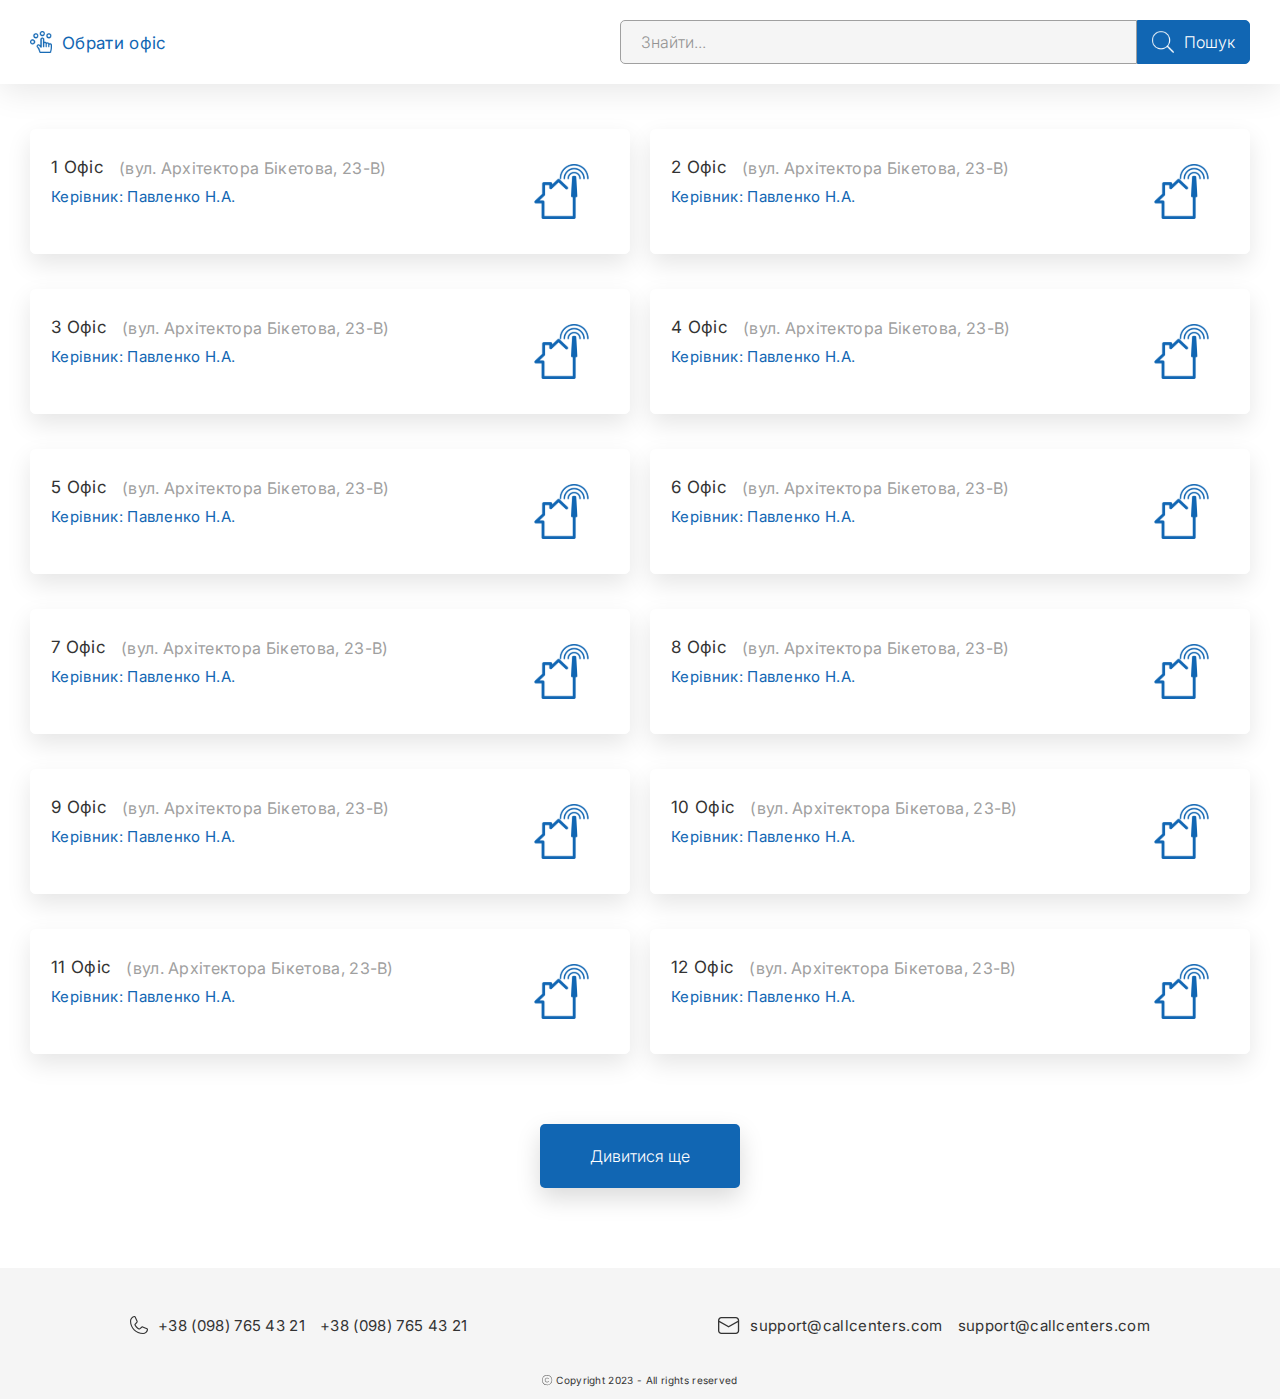
<file: app/index.html>
<!DOCTYPE html>
<html lang="ru">

<head>
    <title>Call Center</title>
    <meta charset="UTF-8">
    <meta name="viewport" content="width=device-width, initial-scale=1, maximum-scale=1">
    <meta name="description" content="Website">
    <meta name="keywords" content="Website">
    <link rel="stylesheet" href="https://cdn.jsdelivr.net/npm/swiper@8/swiper-bundle.min.css">
    <!-- ** STYLE ** -->
    <link href="https://fonts.googleapis.com/css2?family=Inter:wght@300;400;500;600&display=swap" rel="stylesheet">
    <link rel="stylesheet" href="css/style.css">
    <!-- Fav-icon -->
    <!-- <link rel="icon" type="image/png" href="./img/fav.ico"> -->
</head>

<body>

<header class="header">
    <div class="container">
        <div class="header__inner">
            <a class="header__logo" href="index.html">
                <img src="img/logotype.svg" alt="icon">
                <span>Обрати офіс</span>
            </a>
            <div class="header__search">
                <input type="text" placeholder="Знайти...">
                <button type="submit">
                    <img src="img/lupa.svg" alt="icon">
                    <span>Пошук</span>
                </button>
            </div>
        </div>
    </div>
</header>

<main>
    <section class="office">
        <div class="container">
            <div class="office__inner">
                <ul class="office__list">
                    <li>
                        <a class="test" href="office.html">
                            <div class="list__city">
                                <div class="list__city__title">
                                    <h3>
                                        1 Офіс
                                    </h3>
                                    <p>
                                        (вул. Архітектора Бікетова, 23-В)
                                    </p>
                                </div>
                                <p class="list__city__txt">
                                    Керівник: Павленко Н.А.
                                </p>
                            </div>
                            <img src="img/house.svg" alt="icon">
                        </a>
                    </li>
                    <li>
                        <a href="office.html">
                            <div class="list__city">
                                <div class="list__city__title">
                                    <h3>
                                        2 Офіс
                                    </h3>
                                    <p>
                                        (вул. Архітектора Бікетова, 23-В)
                                    </p>
                                </div>
                                <p class="list__city__txt">
                                    Керівник: Павленко Н.А.
                                </p>
                            </div>
                            <img src="img/house.svg" alt="icon">
                        </a>
                    </li>
                    <li>
                        <a href="office.html">
                            <div class="list__city">
                                <div class="list__city__title">
                                    <h3>
                                        3 Офіс
                                    </h3>
                                    <p>
                                        (вул. Архітектора Бікетова, 23-В)
                                    </p>
                                </div>
                                <p class="list__city__txt">
                                    Керівник: Павленко Н.А.
                                </p>
                            </div>
                            <img src="img/house.svg" alt="icon">
                        </a>
                    </li>
                    <li>
                        <a href="office.html">
                            <div class="list__city">
                                <div class="list__city__title">
                                    <h3>
                                        4 Офіс
                                    </h3>
                                    <p>
                                        (вул. Архітектора Бікетова, 23-В)
                                    </p>
                                </div>
                                <p class="list__city__txt">
                                    Керівник: Павленко Н.А.
                                </p>
                            </div>
                            <img src="img/house.svg" alt="icon">
                        </a>
                    </li>
                    <li>
                        <a href="office.html">
                            <div class="list__city">
                                <div class="list__city__title">
                                    <h3>
                                        5 Офіс
                                    </h3>
                                    <p>
                                        (вул. Архітектора Бікетова, 23-В)
                                    </p>
                                </div>
                                <p class="list__city__txt">
                                    Керівник: Павленко Н.А.
                                </p>
                            </div>
                            <img src="img/house.svg" alt="icon">
                        </a>
                    </li>
                    <li>
                        <a href="office.html">
                            <div class="list__city">
                                <div class="list__city__title">
                                    <h3>
                                        6 Офіс
                                    </h3>
                                    <p>
                                        (вул. Архітектора Бікетова, 23-В)
                                    </p>
                                </div>
                                <p class="list__city__txt">
                                    Керівник: Павленко Н.А.
                                </p>
                            </div>
                            <img src="img/house.svg" alt="icon">
                        </a>
                    </li>
                    <li>
                        <a href="office.html">
                            <div class="list__city">
                                <div class="list__city__title">
                                    <h3>
                                        7 Офіс
                                    </h3>
                                    <p>
                                        (вул. Архітектора Бікетова, 23-В)
                                    </p>
                                </div>
                                <p class="list__city__txt">
                                    Керівник: Павленко Н.А.
                                </p>
                            </div>
                            <img src="img/house.svg" alt="icon">
                        </a>
                    </li>
                    <li>
                        <a href="office.html">
                            <div class="list__city">
                                <div class="list__city__title">
                                    <h3>
                                        8 Офіс
                                    </h3>
                                    <p>
                                        (вул. Архітектора Бікетова, 23-В)
                                    </p>
                                </div>
                                <p class="list__city__txt">
                                    Керівник: Павленко Н.А.
                                </p>
                            </div>
                            <img src="img/house.svg" alt="icon">
                        </a>
                    </li>
                    <li>
                        <a href="office.html">
                            <div class="list__city">
                                <div class="list__city__title">
                                    <h3>
                                        9 Офіс
                                    </h3>
                                    <p>
                                        (вул. Архітектора Бікетова, 23-В)
                                    </p>
                                </div>
                                <p class="list__city__txt">
                                    Керівник: Павленко Н.А.
                                </p>
                            </div>
                            <img src="img/house.svg" alt="icon">
                        </a>
                    </li>
                    <li>
                        <a href="office.html">
                            <div class="list__city">
                                <div class="list__city__title">
                                    <h3>
                                        10 Офіс
                                    </h3>
                                    <p>
                                        (вул. Архітектора Бікетова, 23-В)
                                    </p>
                                </div>
                                <p class="list__city__txt">
                                    Керівник: Павленко Н.А.
                                </p>
                            </div>
                            <img src="img/house.svg" alt="icon">
                        </a>
                    </li>
                    <li>
                        <a href="office.html">
                            <div class="list__city">
                                <div class="list__city__title">
                                    <h3>
                                        11 Офіс
                                    </h3>
                                    <p>
                                        (вул. Архітектора Бікетова, 23-В)
                                    </p>
                                </div>
                                <p class="list__city__txt">
                                    Керівник: Павленко Н.А.
                                </p>
                            </div>
                            <img src="img/house.svg" alt="icon">
                        </a>
                    </li>
                    <li>
                        <a href="office.html">
                            <div class="list__city">
                                <div class="list__city__title">
                                    <h3>
                                        12 Офіс
                                    </h3>
                                    <p>
                                        (вул. Архітектора Бікетова, 23-В)
                                    </p>
                                </div>
                                <p class="list__city__txt">
                                    Керівник: Павленко Н.А.
                                </p>
                            </div>
                            <img src="img/house.svg" alt="icon">
                        </a>
                    </li>
                </ul>
                <button class="office__next" type="button">
                    Дивитися ще
                </button>
            </div>
        </div>
    </section>
</main>

<footer class="footer">
    <div class="container">
        <div class="footer__inner">
            <div class="footer__soc">
                <img src="img/phone.svg" alt="icon">
                <ul>
                    <li>
                        <a href="tel:+38(098)7654321">
                            +38 (098) 765 43 21
                        </a>
                    </li>
                    <li>
                        <a href="tel:+38(098)7654321">
                            +38 (098) 765 43 21
                        </a>
                    </li>
                </ul>
            </div>
            <div class="footer__soc">
                <img src="img/mail.svg" alt="icon">
                <ul>
                    <li>
                        <a href="mailto:support@callcenters.com">
                            support@callcenters.com
                        </a>
                    </li>
                    <li>
                        <a href="mailto:support@callcenters.com">
                            support@callcenters.com
                        </a>
                    </li>
                </ul>
            </div>
        </div>
        <p class="footer__copiright">
            <svg xmlns="http://www.w3.org/2000/svg" width="11" height="11" viewBox="0 0 11 11" fill="none">
                <path d="M5.07813 0C4.07377 0 3.09197 0.297827 2.25687 0.855818C1.42178 1.41381 0.770903 2.2069 0.386551 3.13481C0.00220019 4.06272 -0.0983635 5.08376 0.0975771 6.06882C0.293518 7.05388 0.777162 7.95871 1.48735 8.6689C2.19754 9.37909 3.10237 9.86273 4.08743 10.0587C5.07249 10.2546 6.09353 10.1541 7.02144 9.7697C7.94935 9.38535 8.74244 8.73447 9.30043 7.89938C9.85842 7.06429 10.1563 6.08248 10.1563 5.07812C10.1548 3.73178 9.61928 2.44099 8.66727 1.48898C7.71526 0.536969 6.42448 0.00147855 5.07813 0ZM5.07813 9.75C4.15412 9.75 3.25086 9.476 2.48257 8.96265C1.71429 8.44929 1.11548 7.71965 0.761877 6.86597C0.408274 6.0123 0.315756 5.07294 0.496021 4.16669C0.676286 3.26043 1.12124 2.42798 1.77461 1.77461C2.42799 1.12124 3.26043 0.676284 4.16669 0.496019C5.07294 0.315753 6.0123 0.408272 6.86598 0.761875C7.71965 1.11548 8.4493 1.71428 8.96265 2.48257C9.476 3.25086 9.75 4.15412 9.75 5.07812C9.74866 6.31677 9.25601 7.5043 8.38016 8.38015C7.5043 9.25601 6.31677 9.74866 5.07813 9.75ZM6.86563 6.41926C6.58418 6.7943 6.19187 7.07129 5.74427 7.21101C5.29667 7.35072 4.81645 7.34608 4.37164 7.19774C3.92682 7.0494 3.53994 6.76487 3.2658 6.38446C2.99165 6.00405 2.84413 5.54703 2.84413 5.07812C2.84413 4.60922 2.99165 4.1522 3.2658 3.77179C3.53994 3.39138 3.92682 3.10685 4.37164 2.95851C4.81645 2.81017 5.29667 2.80553 5.74427 2.94524C6.19187 3.08496 6.58418 3.36195 6.86563 3.73699C6.88166 3.75833 6.89334 3.78262 6.89999 3.80847C6.90664 3.83433 6.90814 3.86124 6.90439 3.88767C6.90064 3.9141 6.89172 3.93953 6.87815 3.96251C6.86457 3.9855 6.8466 4.00558 6.82526 4.02162C6.80392 4.03766 6.77963 4.04934 6.75377 4.05599C6.72792 4.06264 6.70101 4.06413 6.67458 4.06038C6.64815 4.05664 6.62272 4.04772 6.59973 4.03414C6.57675 4.02056 6.55667 4.00259 6.54063 3.98125C6.31041 3.6743 5.98945 3.44756 5.62321 3.33315C5.25698 3.21875 4.86402 3.22248 4.50002 3.34381C4.13602 3.46515 3.81942 3.69793 3.59507 4.0092C3.37073 4.32047 3.25 4.69443 3.25 5.07812C3.25 5.46182 3.37073 5.83578 3.59507 6.14705C3.81942 6.45831 4.13602 6.6911 4.50002 6.81244C4.86402 6.93377 5.25698 6.9375 5.62321 6.82309C5.98945 6.70869 6.31041 6.48195 6.54063 6.175C6.57302 6.1319 6.6212 6.10344 6.67458 6.09587C6.72796 6.08829 6.78216 6.10224 6.82526 6.13463C6.86835 6.16702 6.89682 6.2152 6.90439 6.26858C6.91196 6.32196 6.89802 6.37616 6.86563 6.41926Z" fill="#333333"/>
            </svg>
            Copyright 2023 - All rights reserved
        </p>
    </div>
</footer>


<!-- swiper JS -->
<script src="https://cdn.jsdelivr.net/npm/swiper@8/swiper-bundle.min.js"></script>
<!-- main JS -->
<script src="js/app.min.js"></script>
</body>

</html>
</file>
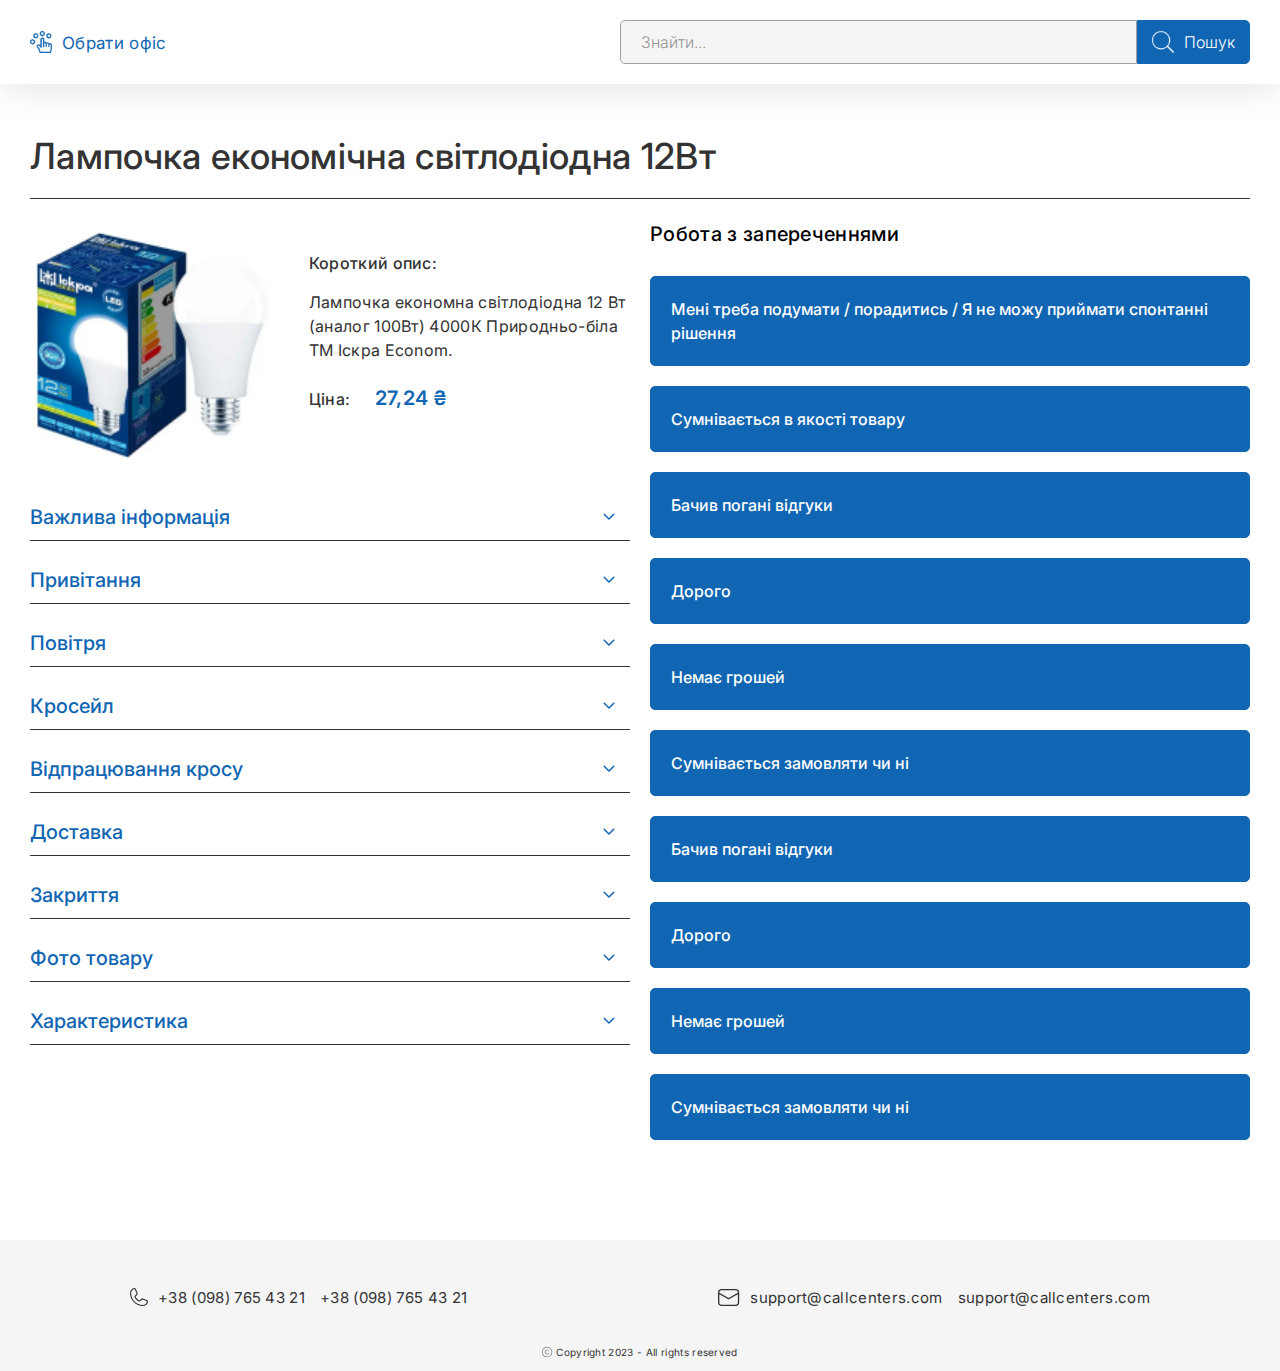
<file: app/goods.html>
<!DOCTYPE html>
<html lang="ru">

<head>
    <title>Call Center</title>
    <meta charset="UTF-8">
    <meta name="viewport" content="width=device-width, initial-scale=1, maximum-scale=1">
    <meta name="description" content="Website">
    <meta name="keywords" content="Website">
    <link rel="stylesheet" href="https://cdn.jsdelivr.net/npm/swiper@8/swiper-bundle.min.css">
    <!-- ** STYLE ** -->
    <link href="https://fonts.googleapis.com/css2?family=Inter:wght@300;400;500;600&display=swap" rel="stylesheet">
    <link rel="stylesheet" href="css/style.css">
    <!-- Fav-icon -->
    <!-- <link rel="icon" type="image/png" href="./img/fav.ico"> -->
</head>

<body>

<header class="header">
    <div class="container">
        <div class="header__inner">
            <a class="header__logo" href="index.html">
                <img src="img/logotype.svg" alt="icon">
                <span>Обрати офіс</span>
            </a>
            <div class="header__search">
                <input type="text" placeholder="Знайти...">
                <button type="submit">
                    <img src="img/lupa.svg" alt="icon">
                    <span>Пошук</span>
                </button>
            </div>
        </div>
    </div>
</header>

<main>
    <section class="goods">
        <div class="container">
            <div class="goods__title">
                <h2>
                    Лампочка економічна світлодіодна 12Вт
                </h2>
            </div>
            <div class="goods__inner">
                <div class="goods__lft">
                    <div class="goods__product">
                        <img src="img/product.png" alt="photo">
                        <div class="goods__product__txt">
                            <h3>
                                Короткий опис:
                            </h3>
                            <p>
                                Лампочка економна світлодіодна 12 Вт (аналог 100Вт) 4000К Природньо-біла ТМ Іскра Econom.
                            </p>
                            <div class="goods__product__price">
                                <p>
                                    Ціна: <span>27,24 ₴</span>
                                </p>
                            </div>
                        </div>
                    </div>
                    <ul class="goods__list">
                        <li>
                            <button class="goods__list__head">
                                Важлива інформація
                                <svg xmlns="http://www.w3.org/2000/svg" width="12" height="7" viewBox="0 0 12 7">
                                    <path d="M5.46967 6.53033C5.76256 6.82322 6.23744 6.82322 6.53033 6.53033L11.3033 1.75736C11.5962 1.46447 11.5962 0.989593 11.3033 0.696699C11.0104 0.403806 10.5355 0.403806 10.2426 0.696699L6 4.93934L1.75736 0.696699C1.46447 0.403806 0.989593 0.403806 0.696699 0.696699C0.403806 0.989592 0.403806 1.46447 0.696699 1.75736L5.46967 6.53033ZM5.25 5L5.25 6L6.75 6L6.75 5L5.25 5Z"/>
                                </svg>
                            </button>
                            <div class="goods__list__body">
                                <p>
                                    Lorem ipsum dolor sit amet consectetur. Mi sed sagittis nec cursus in rhoncus cursus faucibus risus. Ultrices enim nam sed sit imperdiet at viverra lorem. Montes purus bibendum in quam. Ut leo justo donec augue tortor sed purus elit. Dignissim dis interdum odio sit varius blandit vel dolor et. In leo sit donec facilisis placerat at. In mattis vivamus non quis pellentesque cursus pulvinar. Imperdiet adipiscing diam nec id nunc ipsum et justo sagittis. Molestie in commodo enim aliquam consequat. Donec arcu et porta mauris gravida sem.
                                </p>
                                <p>
                                    Neque luctus bibendum pellentesque diam nisi proin nec mattis consequat. Eu tristique orci quis tincidunt maecenas pharetra eu risus sed. In est tellus pretium ut vestibulum sed fringilla urna id. Auctor pretium cursus enim vitae sociis ultrices. Id id aliquet proin dolor ornare donec varius ultrices. Cras mattis donec fermentum ullamcorper at malesuada vulputate. Sed hac sit et ipsum adipiscing orci. Aenean neque sed blandit mauris habitant faucibus sagittis nisi. Cursus in vitae vulputate cursus vitae leo.
                                </p>
                            </div>
                        </li>
                        <li>
                            <button class="goods__list__head">
                                Привітання
                                <svg xmlns="http://www.w3.org/2000/svg" width="12" height="7" viewBox="0 0 12 7">
                                    <path d="M5.46967 6.53033C5.76256 6.82322 6.23744 6.82322 6.53033 6.53033L11.3033 1.75736C11.5962 1.46447 11.5962 0.989593 11.3033 0.696699C11.0104 0.403806 10.5355 0.403806 10.2426 0.696699L6 4.93934L1.75736 0.696699C1.46447 0.403806 0.989593 0.403806 0.696699 0.696699C0.403806 0.989592 0.403806 1.46447 0.696699 1.75736L5.46967 6.53033ZM5.25 5L5.25 6L6.75 6L6.75 5L5.25 5Z"/>
                                </svg>
                            </button>
                            <div class="goods__list__body">
                                <p>
                                    Lorem ipsum dolor sit amet consectetur. Mi sed sagittis nec cursus in rhoncus cursus faucibus risus. Ultrices enim nam sed sit imperdiet at viverra lorem. Montes purus bibendum in quam. Ut leo justo donec augue tortor sed purus elit. Dignissim dis interdum odio sit varius blandit vel dolor et. In leo sit donec facilisis placerat at. In mattis vivamus non quis pellentesque cursus pulvinar. Imperdiet adipiscing diam nec id nunc ipsum et justo sagittis. Molestie in commodo enim aliquam consequat. Donec arcu et porta mauris gravida sem.
                                </p>
                                <p>
                                    Neque luctus bibendum pellentesque diam nisi proin nec mattis consequat. Eu tristique orci quis tincidunt maecenas pharetra eu risus sed. In est tellus pretium ut vestibulum sed fringilla urna id. Auctor pretium cursus enim vitae sociis ultrices. Id id aliquet proin dolor ornare donec varius ultrices. Cras mattis donec fermentum ullamcorper at malesuada vulputate. Sed hac sit et ipsum adipiscing orci. Aenean neque sed blandit mauris habitant faucibus sagittis nisi. Cursus in vitae vulputate cursus vitae leo.
                                </p>
                            </div>
                        </li>
                        <li>
                            <button class="goods__list__head">
                                Повітря
                                <svg xmlns="http://www.w3.org/2000/svg" width="12" height="7" viewBox="0 0 12 7">
                                    <path d="M5.46967 6.53033C5.76256 6.82322 6.23744 6.82322 6.53033 6.53033L11.3033 1.75736C11.5962 1.46447 11.5962 0.989593 11.3033 0.696699C11.0104 0.403806 10.5355 0.403806 10.2426 0.696699L6 4.93934L1.75736 0.696699C1.46447 0.403806 0.989593 0.403806 0.696699 0.696699C0.403806 0.989592 0.403806 1.46447 0.696699 1.75736L5.46967 6.53033ZM5.25 5L5.25 6L6.75 6L6.75 5L5.25 5Z"/>
                                </svg>
                            </button>
                            <div class="goods__list__body">
                                <p>
                                    Lorem ipsum dolor sit amet consectetur. Mi sed sagittis nec cursus in rhoncus cursus faucibus risus. Ultrices enim nam sed sit imperdiet at viverra lorem. Montes purus bibendum in quam. Ut leo justo donec augue tortor sed purus elit. Dignissim dis interdum odio sit varius blandit vel dolor et. In leo sit donec facilisis placerat at. In mattis vivamus non quis pellentesque cursus pulvinar. Imperdiet adipiscing diam nec id nunc ipsum et justo sagittis. Molestie in commodo enim aliquam consequat. Donec arcu et porta mauris gravida sem.
                                </p>
                            </div>
                        </li>
                        <li>
                            <button class="goods__list__head">
                                Кросейл
                                <svg xmlns="http://www.w3.org/2000/svg" width="12" height="7" viewBox="0 0 12 7">
                                    <path d="M5.46967 6.53033C5.76256 6.82322 6.23744 6.82322 6.53033 6.53033L11.3033 1.75736C11.5962 1.46447 11.5962 0.989593 11.3033 0.696699C11.0104 0.403806 10.5355 0.403806 10.2426 0.696699L6 4.93934L1.75736 0.696699C1.46447 0.403806 0.989593 0.403806 0.696699 0.696699C0.403806 0.989592 0.403806 1.46447 0.696699 1.75736L5.46967 6.53033ZM5.25 5L5.25 6L6.75 6L6.75 5L5.25 5Z"/>
                                </svg>
                            </button>
                            <div class="goods__list__body">
                                <p>
                                    Lorem ipsum dolor sit amet consectetur. Mi sed sagittis nec cursus in rhoncus cursus faucibus risus. Ultrices enim nam sed sit imperdiet at viverra lorem. Montes purus bibendum in quam. Ut leo justo donec augue tortor sed purus elit. Dignissim dis interdum odio sit varius blandit vel dolor et. In leo sit donec facilisis placerat at. In mattis vivamus non quis pellentesque cursus pulvinar. Imperdiet adipiscing diam nec id nunc ipsum et justo sagittis. Molestie in commodo enim aliquam consequat. Donec arcu et porta mauris gravida sem.
                                </p>
                            </div>
                        </li>
                        <li>
                            <button class="goods__list__head">
                                Відпрацювання кросу
                                <svg xmlns="http://www.w3.org/2000/svg" width="12" height="7" viewBox="0 0 12 7">
                                    <path d="M5.46967 6.53033C5.76256 6.82322 6.23744 6.82322 6.53033 6.53033L11.3033 1.75736C11.5962 1.46447 11.5962 0.989593 11.3033 0.696699C11.0104 0.403806 10.5355 0.403806 10.2426 0.696699L6 4.93934L1.75736 0.696699C1.46447 0.403806 0.989593 0.403806 0.696699 0.696699C0.403806 0.989592 0.403806 1.46447 0.696699 1.75736L5.46967 6.53033ZM5.25 5L5.25 6L6.75 6L6.75 5L5.25 5Z"/>
                                </svg>
                            </button>
                            <div class="goods__list__body">
                                <p>
                                    Lorem ipsum dolor sit amet consectetur. Mi sed sagittis nec cursus in rhoncus cursus faucibus risus. Ultrices enim nam sed sit imperdiet at viverra lorem. Montes purus bibendum in quam. Ut leo justo donec augue tortor sed purus elit. Dignissim dis interdum odio sit varius blandit vel dolor et. In leo sit donec facilisis placerat at. In mattis vivamus non quis pellentesque cursus pulvinar. Imperdiet adipiscing diam nec id nunc ipsum et justo sagittis. Molestie in commodo enim aliquam consequat. Donec arcu et porta mauris gravida sem.
                                </p>
                                <p>
                                    Neque luctus bibendum pellentesque diam nisi proin nec mattis consequat. Eu tristique orci quis tincidunt maecenas pharetra eu risus sed. In est tellus pretium ut vestibulum sed fringilla urna id. Auctor pretium cursus enim vitae sociis ultrices. Id id aliquet proin dolor ornare donec varius ultrices. Cras mattis donec fermentum ullamcorper at malesuada vulputate. Sed hac sit et ipsum adipiscing orci. Aenean neque sed blandit mauris habitant faucibus sagittis nisi. Cursus in vitae vulputate cursus vitae leo.
                                </p>
                            </div>
                        </li>
                        <li>
                            <button class="goods__list__head">
                                Доставка
                                <svg xmlns="http://www.w3.org/2000/svg" width="12" height="7" viewBox="0 0 12 7">
                                    <path d="M5.46967 6.53033C5.76256 6.82322 6.23744 6.82322 6.53033 6.53033L11.3033 1.75736C11.5962 1.46447 11.5962 0.989593 11.3033 0.696699C11.0104 0.403806 10.5355 0.403806 10.2426 0.696699L6 4.93934L1.75736 0.696699C1.46447 0.403806 0.989593 0.403806 0.696699 0.696699C0.403806 0.989592 0.403806 1.46447 0.696699 1.75736L5.46967 6.53033ZM5.25 5L5.25 6L6.75 6L6.75 5L5.25 5Z"/>
                                </svg>
                            </button>
                            <div class="goods__list__body">
                                <p>
                                    Lorem ipsum dolor sit amet consectetur. Mi sed sagittis nec cursus in rhoncus cursus faucibus risus. Ultrices enim nam sed sit imperdiet at viverra lorem. Montes purus bibendum in quam. Ut leo justo donec augue tortor sed purus elit. Dignissim dis interdum odio sit varius blandit vel dolor et. In leo sit donec facilisis placerat at. In mattis vivamus non quis pellentesque cursus pulvinar. Imperdiet adipiscing diam nec id nunc ipsum et justo sagittis. Molestie in commodo enim aliquam consequat. Donec arcu et porta mauris gravida sem.
                                </p>
                                <p>
                                    Neque luctus bibendum pellentesque diam nisi proin nec mattis consequat. Eu tristique orci quis tincidunt maecenas pharetra eu risus sed. In est tellus pretium ut vestibulum sed fringilla urna id. Auctor pretium cursus enim vitae sociis ultrices. Id id aliquet proin dolor ornare donec varius ultrices. Cras mattis donec fermentum ullamcorper at malesuada vulputate. Sed hac sit et ipsum adipiscing orci. Aenean neque sed blandit mauris habitant faucibus sagittis nisi. Cursus in vitae vulputate cursus vitae leo.
                                </p>
                            </div>
                        </li>
                        <li>
                            <button class="goods__list__head">
                                Закриття
                                <svg xmlns="http://www.w3.org/2000/svg" width="12" height="7" viewBox="0 0 12 7">
                                    <path d="M5.46967 6.53033C5.76256 6.82322 6.23744 6.82322 6.53033 6.53033L11.3033 1.75736C11.5962 1.46447 11.5962 0.989593 11.3033 0.696699C11.0104 0.403806 10.5355 0.403806 10.2426 0.696699L6 4.93934L1.75736 0.696699C1.46447 0.403806 0.989593 0.403806 0.696699 0.696699C0.403806 0.989592 0.403806 1.46447 0.696699 1.75736L5.46967 6.53033ZM5.25 5L5.25 6L6.75 6L6.75 5L5.25 5Z"/>
                                </svg>
                            </button>
                            <div class="goods__list__body">
                                <p>
                                    Lorem ipsum dolor sit amet consectetur. Mi sed sagittis nec cursus in rhoncus cursus faucibus risus. Ultrices enim nam sed sit imperdiet at viverra lorem. Montes purus bibendum in quam. Ut leo justo donec augue tortor sed purus elit. Dignissim dis interdum odio sit varius blandit vel dolor et. In leo sit donec facilisis placerat at. In mattis vivamus non quis pellentesque cursus pulvinar. Imperdiet adipiscing diam nec id nunc ipsum et justo sagittis. Molestie in commodo enim aliquam consequat. Donec arcu et porta mauris gravida sem.
                                </p>
                                <p>
                                    Neque luctus bibendum pellentesque diam nisi proin nec mattis consequat. Eu tristique orci quis tincidunt maecenas pharetra eu risus sed. In est tellus pretium ut vestibulum sed fringilla urna id. Auctor pretium cursus enim vitae sociis ultrices. Id id aliquet proin dolor ornare donec varius ultrices. Cras mattis donec fermentum ullamcorper at malesuada vulputate. Sed hac sit et ipsum adipiscing orci. Aenean neque sed blandit mauris habitant faucibus sagittis nisi. Cursus in vitae vulputate cursus vitae leo.
                                </p>
                            </div>
                        </li>
                        <li>
                            <button class="goods__list__head">
                                Фото товару
                                <svg xmlns="http://www.w3.org/2000/svg" width="12" height="7" viewBox="0 0 12 7">
                                    <path d="M5.46967 6.53033C5.76256 6.82322 6.23744 6.82322 6.53033 6.53033L11.3033 1.75736C11.5962 1.46447 11.5962 0.989593 11.3033 0.696699C11.0104 0.403806 10.5355 0.403806 10.2426 0.696699L6 4.93934L1.75736 0.696699C1.46447 0.403806 0.989593 0.403806 0.696699 0.696699C0.403806 0.989592 0.403806 1.46447 0.696699 1.75736L5.46967 6.53033ZM5.25 5L5.25 6L6.75 6L6.75 5L5.25 5Z"/>
                                </svg>
                            </button>
                            <div class="goods__list__body">
                                <p>
                                    Lorem ipsum dolor sit amet consectetur. Mi sed sagittis nec cursus in rhoncus cursus faucibus risus. Ultrices enim nam sed sit imperdiet at viverra lorem. Montes purus bibendum in quam. Ut leo justo donec augue tortor sed purus elit. Dignissim dis interdum odio sit varius blandit vel dolor et. In leo sit donec facilisis placerat at. In mattis vivamus non quis pellentesque cursus pulvinar. Imperdiet adipiscing diam nec id nunc ipsum et justo sagittis. Molestie in commodo enim aliquam consequat. Donec arcu et porta mauris gravida sem.
                                </p>
                                <p>
                                    Neque luctus bibendum pellentesque diam nisi proin nec mattis consequat. Eu tristique orci quis tincidunt maecenas pharetra eu risus sed. In est tellus pretium ut vestibulum sed fringilla urna id. Auctor pretium cursus enim vitae sociis ultrices. Id id aliquet proin dolor ornare donec varius ultrices. Cras mattis donec fermentum ullamcorper at malesuada vulputate. Sed hac sit et ipsum adipiscing orci. Aenean neque sed blandit mauris habitant faucibus sagittis nisi. Cursus in vitae vulputate cursus vitae leo.
                                </p>
                            </div>
                        </li>
                        <li>
                            <button class="goods__list__head">
                                Характеристика
                                <svg xmlns="http://www.w3.org/2000/svg" width="12" height="7" viewBox="0 0 12 7">
                                    <path d="M5.46967 6.53033C5.76256 6.82322 6.23744 6.82322 6.53033 6.53033L11.3033 1.75736C11.5962 1.46447 11.5962 0.989593 11.3033 0.696699C11.0104 0.403806 10.5355 0.403806 10.2426 0.696699L6 4.93934L1.75736 0.696699C1.46447 0.403806 0.989593 0.403806 0.696699 0.696699C0.403806 0.989592 0.403806 1.46447 0.696699 1.75736L5.46967 6.53033ZM5.25 5L5.25 6L6.75 6L6.75 5L5.25 5Z"/>
                                </svg>
                            </button>
                            <div class="goods__list__body">
                                <p>
                                    Lorem ipsum dolor sit amet consectetur. Mi sed sagittis nec cursus in rhoncus cursus faucibus risus. Ultrices enim nam sed sit imperdiet at viverra lorem. Montes purus bibendum in quam. Ut leo justo donec augue tortor sed purus elit. Dignissim dis interdum odio sit varius blandit vel dolor et. In leo sit donec facilisis placerat at. In mattis vivamus non quis pellentesque cursus pulvinar. Imperdiet adipiscing diam nec id nunc ipsum et justo sagittis. Molestie in commodo enim aliquam consequat. Donec arcu et porta mauris gravida sem.
                                </p>
                                <p>
                                    Neque luctus bibendum pellentesque diam nisi proin nec mattis consequat. Eu tristique orci quis tincidunt maecenas pharetra eu risus sed. In est tellus pretium ut vestibulum sed fringilla urna id. Auctor pretium cursus enim vitae sociis ultrices. Id id aliquet proin dolor ornare donec varius ultrices. Cras mattis donec fermentum ullamcorper at malesuada vulputate. Sed hac sit et ipsum adipiscing orci. Aenean neque sed blandit mauris habitant faucibus sagittis nisi. Cursus in vitae vulputate cursus vitae leo.
                                </p>
                            </div>
                        </li>
                    </ul>
                </div>
                <div class="goods__rht">
                    <h3>
                        Робота  з запереченнями
                    </h3>
                    <ul class="goods__work">
                        <li>
                            <button class="goods__work__head">
                                Мені треба подумати / порадитись / Я не можу приймати спонтанні рішення
                            </button>
                            <div class="goods__work__body">
                                <p>
                                    Lorem ipsum dolor sit amet consectetur. Mi sed sagittis nec cursus in rhoncus cursus faucibus risus. Ultrices enim nam sed sit imperdiet at viverra lorem. Montes purus bibendum in quam. Ut leo justo donec augue tortor sed purus elit. Dignissim dis interdum odio sit varius blandit vel dolor et. In leo sit donec facilisis placerat at. In mattis vivamus non quis pellentesque cursus pulvinar. Imperdiet adipiscing diam nec id nunc ipsum et justo sagittis. Molestie in commodo enim aliquam consequat. Donec arcu et porta mauris gravida sem.
                                </p>
                                <p>
                                    Neque luctus bibendum pellentesque diam nisi proin nec mattis consequat. Eu tristique orci quis tincidunt maecenas pharetra eu risus sed. In est tellus pretium ut vestibulum sed fringilla urna id. Auctor pretium cursus enim vitae sociis ultrices. Id id aliquet proin dolor ornare donec varius ultrices. Cras mattis donec fermentum ullamcorper at malesuada vulputate. Sed hac sit et ipsum adipiscing orci. Aenean neque sed blandit mauris habitant faucibus sagittis nisi. Cursus in vitae vulputate cursus vitae leo.
                                </p>
                            </div>
                        </li>
                        <li>
                            <button class="goods__work__head">
                                Сумнівається в якості товару
                            </button>
                            <div class="goods__work__body">
                                <p>
                                    Lorem ipsum dolor sit amet consectetur. Mi sed sagittis nec cursus in rhoncus cursus faucibus risus. Ultrices enim nam sed sit imperdiet at viverra lorem. Montes purus bibendum in quam. Ut leo justo donec augue tortor sed purus elit. Dignissim dis interdum odio sit varius blandit vel dolor et. In leo sit donec facilisis placerat at. In mattis vivamus non quis pellentesque cursus pulvinar. Imperdiet adipiscing diam nec id nunc ipsum et justo sagittis. Molestie in commodo enim aliquam consequat. Donec arcu et porta mauris gravida sem.
                                </p>
                                <p>
                                    Neque luctus bibendum pellentesque diam nisi proin nec mattis consequat. Eu tristique orci quis tincidunt maecenas pharetra eu risus sed. In est tellus pretium ut vestibulum sed fringilla urna id. Auctor pretium cursus enim vitae sociis ultrices. Id id aliquet proin dolor ornare donec varius ultrices. Cras mattis donec fermentum ullamcorper at malesuada vulputate. Sed hac sit et ipsum adipiscing orci. Aenean neque sed blandit mauris habitant faucibus sagittis nisi. Cursus in vitae vulputate cursus vitae leo.
                                </p>
                            </div>
                        </li>
                        <li>
                            <button class="goods__work__head">
                                Бачив погані відгуки
                            </button>
                            <div class="goods__work__body">
                                <p>
                                    Lorem ipsum dolor sit amet consectetur. Mi sed sagittis nec cursus in rhoncus cursus faucibus risus. Ultrices enim nam sed sit imperdiet at viverra lorem. Montes purus bibendum in quam. Ut leo justo donec augue tortor sed purus elit. Dignissim dis interdum odio sit varius blandit vel dolor et. In leo sit donec facilisis placerat at. In mattis vivamus non quis pellentesque cursus pulvinar. Imperdiet adipiscing diam nec id nunc ipsum et justo sagittis. Molestie in commodo enim aliquam consequat. Donec arcu et porta mauris gravida sem.
                                </p>
                                <p>
                                    Neque luctus bibendum pellentesque diam nisi proin nec mattis consequat. Eu tristique orci quis tincidunt maecenas pharetra eu risus sed. In est tellus pretium ut vestibulum sed fringilla urna id. Auctor pretium cursus enim vitae sociis ultrices. Id id aliquet proin dolor ornare donec varius ultrices. Cras mattis donec fermentum ullamcorper at malesuada vulputate. Sed hac sit et ipsum adipiscing orci. Aenean neque sed blandit mauris habitant faucibus sagittis nisi. Cursus in vitae vulputate cursus vitae leo.
                                </p>
                            </div>
                        </li>
                        <li>
                            <button class="goods__work__head">
                                Дорого
                            </button>
                            <div class="goods__work__body">
                                <p>
                                    Lorem ipsum dolor sit amet consectetur. Mi sed sagittis nec cursus in rhoncus cursus faucibus risus. Ultrices enim nam sed sit imperdiet at viverra lorem. Montes purus bibendum in quam. Ut leo justo donec augue tortor sed purus elit. Dignissim dis interdum odio sit varius blandit vel dolor et. In leo sit donec facilisis placerat at. In mattis vivamus non quis pellentesque cursus pulvinar. Imperdiet adipiscing diam nec id nunc ipsum et justo sagittis. Molestie in commodo enim aliquam consequat. Donec arcu et porta mauris gravida sem.
                                </p>
                                <p>
                                    Neque luctus bibendum pellentesque diam nisi proin nec mattis consequat. Eu tristique orci quis tincidunt maecenas pharetra eu risus sed. In est tellus pretium ut vestibulum sed fringilla urna id. Auctor pretium cursus enim vitae sociis ultrices. Id id aliquet proin dolor ornare donec varius ultrices. Cras mattis donec fermentum ullamcorper at malesuada vulputate. Sed hac sit et ipsum adipiscing orci. Aenean neque sed blandit mauris habitant faucibus sagittis nisi. Cursus in vitae vulputate cursus vitae leo.
                                </p>
                            </div>
                        </li>
                        <li>
                            <button class="goods__work__head">
                                Немає грошей
                            </button>
                            <div class="goods__work__body">
                                <p>
                                    Lorem ipsum dolor sit amet consectetur. Mi sed sagittis nec cursus in rhoncus cursus faucibus risus. Ultrices enim nam sed sit imperdiet at viverra lorem. Montes purus bibendum in quam. Ut leo justo donec augue tortor sed purus elit. Dignissim dis interdum odio sit varius blandit vel dolor et. In leo sit donec facilisis placerat at. In mattis vivamus non quis pellentesque cursus pulvinar. Imperdiet adipiscing diam nec id nunc ipsum et justo sagittis. Molestie in commodo enim aliquam consequat. Donec arcu et porta mauris gravida sem.
                                </p>
                                <p>
                                    Neque luctus bibendum pellentesque diam nisi proin nec mattis consequat. Eu tristique orci quis tincidunt maecenas pharetra eu risus sed. In est tellus pretium ut vestibulum sed fringilla urna id. Auctor pretium cursus enim vitae sociis ultrices. Id id aliquet proin dolor ornare donec varius ultrices. Cras mattis donec fermentum ullamcorper at malesuada vulputate. Sed hac sit et ipsum adipiscing orci. Aenean neque sed blandit mauris habitant faucibus sagittis nisi. Cursus in vitae vulputate cursus vitae leo.
                                </p>
                            </div>
                        </li>
                        <li>
                            <button class="goods__work__head">
                                Сумнівається замовляти чи ні
                            </button>
                            <div class="goods__work__body">
                                <p>
                                    Lorem ipsum dolor sit amet consectetur. Mi sed sagittis nec cursus in rhoncus cursus faucibus risus. Ultrices enim nam sed sit imperdiet at viverra lorem. Montes purus bibendum in quam. Ut leo justo donec augue tortor sed purus elit. Dignissim dis interdum odio sit varius blandit vel dolor et. In leo sit donec facilisis placerat at. In mattis vivamus non quis pellentesque cursus pulvinar. Imperdiet adipiscing diam nec id nunc ipsum et justo sagittis. Molestie in commodo enim aliquam consequat. Donec arcu et porta mauris gravida sem.
                                </p>
                                <p>
                                    Neque luctus bibendum pellentesque diam nisi proin nec mattis consequat. Eu tristique orci quis tincidunt maecenas pharetra eu risus sed. In est tellus pretium ut vestibulum sed fringilla urna id. Auctor pretium cursus enim vitae sociis ultrices. Id id aliquet proin dolor ornare donec varius ultrices. Cras mattis donec fermentum ullamcorper at malesuada vulputate. Sed hac sit et ipsum adipiscing orci. Aenean neque sed blandit mauris habitant faucibus sagittis nisi. Cursus in vitae vulputate cursus vitae leo.
                                </p>
                            </div>
                        </li>
                        <li>
                            <button class="goods__work__head">
                                Бачив погані відгуки
                            </button>
                            <div class="goods__work__body">
                                <p>
                                    Lorem ipsum dolor sit amet consectetur. Mi sed sagittis nec cursus in rhoncus cursus faucibus risus. Ultrices enim nam sed sit imperdiet at viverra lorem. Montes purus bibendum in quam. Ut leo justo donec augue tortor sed purus elit. Dignissim dis interdum odio sit varius blandit vel dolor et. In leo sit donec facilisis placerat at. In mattis vivamus non quis pellentesque cursus pulvinar. Imperdiet adipiscing diam nec id nunc ipsum et justo sagittis. Molestie in commodo enim aliquam consequat. Donec arcu et porta mauris gravida sem.
                                </p>
                                <p>
                                    Neque luctus bibendum pellentesque diam nisi proin nec mattis consequat. Eu tristique orci quis tincidunt maecenas pharetra eu risus sed. In est tellus pretium ut vestibulum sed fringilla urna id. Auctor pretium cursus enim vitae sociis ultrices. Id id aliquet proin dolor ornare donec varius ultrices. Cras mattis donec fermentum ullamcorper at malesuada vulputate. Sed hac sit et ipsum adipiscing orci. Aenean neque sed blandit mauris habitant faucibus sagittis nisi. Cursus in vitae vulputate cursus vitae leo.
                                </p>
                            </div>
                        </li>
                        <li>
                            <button class="goods__work__head">
                                Дорого
                            </button>
                            <div class="goods__work__body">
                                <p>
                                    Lorem ipsum dolor sit amet consectetur. Mi sed sagittis nec cursus in rhoncus cursus faucibus risus. Ultrices enim nam sed sit imperdiet at viverra lorem. Montes purus bibendum in quam. Ut leo justo donec augue tortor sed purus elit. Dignissim dis interdum odio sit varius blandit vel dolor et. In leo sit donec facilisis placerat at. In mattis vivamus non quis pellentesque cursus pulvinar. Imperdiet adipiscing diam nec id nunc ipsum et justo sagittis. Molestie in commodo enim aliquam consequat. Donec arcu et porta mauris gravida sem.
                                </p>
                                <p>
                                    Neque luctus bibendum pellentesque diam nisi proin nec mattis consequat. Eu tristique orci quis tincidunt maecenas pharetra eu risus sed. In est tellus pretium ut vestibulum sed fringilla urna id. Auctor pretium cursus enim vitae sociis ultrices. Id id aliquet proin dolor ornare donec varius ultrices. Cras mattis donec fermentum ullamcorper at malesuada vulputate. Sed hac sit et ipsum adipiscing orci. Aenean neque sed blandit mauris habitant faucibus sagittis nisi. Cursus in vitae vulputate cursus vitae leo.
                                </p>
                            </div>
                        </li>
                        <li>
                            <button class="goods__work__head">
                                Немає грошей
                            </button>
                            <div class="goods__work__body">
                                <p>
                                    Lorem ipsum dolor sit amet consectetur. Mi sed sagittis nec cursus in rhoncus cursus faucibus risus. Ultrices enim nam sed sit imperdiet at viverra lorem. Montes purus bibendum in quam. Ut leo justo donec augue tortor sed purus elit. Dignissim dis interdum odio sit varius blandit vel dolor et. In leo sit donec facilisis placerat at. In mattis vivamus non quis pellentesque cursus pulvinar. Imperdiet adipiscing diam nec id nunc ipsum et justo sagittis. Molestie in commodo enim aliquam consequat. Donec arcu et porta mauris gravida sem.
                                </p>
                                <p>
                                    Neque luctus bibendum pellentesque diam nisi proin nec mattis consequat. Eu tristique orci quis tincidunt maecenas pharetra eu risus sed. In est tellus pretium ut vestibulum sed fringilla urna id. Auctor pretium cursus enim vitae sociis ultrices. Id id aliquet proin dolor ornare donec varius ultrices. Cras mattis donec fermentum ullamcorper at malesuada vulputate. Sed hac sit et ipsum adipiscing orci. Aenean neque sed blandit mauris habitant faucibus sagittis nisi. Cursus in vitae vulputate cursus vitae leo.
                                </p>
                            </div>
                        </li>
                        <li>
                            <button class="goods__work__head">
                                Сумнівається замовляти чи ні
                            </button>
                            <div class="goods__work__body">
                                <p>
                                    Lorem ipsum dolor sit amet consectetur. Mi sed sagittis nec cursus in rhoncus cursus faucibus risus. Ultrices enim nam sed sit imperdiet at viverra lorem. Montes purus bibendum in quam. Ut leo justo donec augue tortor sed purus elit. Dignissim dis interdum odio sit varius blandit vel dolor et. In leo sit donec facilisis placerat at. In mattis vivamus non quis pellentesque cursus pulvinar. Imperdiet adipiscing diam nec id nunc ipsum et justo sagittis. Molestie in commodo enim aliquam consequat. Donec arcu et porta mauris gravida sem.
                                </p>
                                <p>
                                    Neque luctus bibendum pellentesque diam nisi proin nec mattis consequat. Eu tristique orci quis tincidunt maecenas pharetra eu risus sed. In est tellus pretium ut vestibulum sed fringilla urna id. Auctor pretium cursus enim vitae sociis ultrices. Id id aliquet proin dolor ornare donec varius ultrices. Cras mattis donec fermentum ullamcorper at malesuada vulputate. Sed hac sit et ipsum adipiscing orci. Aenean neque sed blandit mauris habitant faucibus sagittis nisi. Cursus in vitae vulputate cursus vitae leo.
                                </p>
                            </div>
                        </li>
                    </ul>
                </div>
            </div>
        </div>
    </section>
</main>

<footer class="footer">
    <div class="container">
        <div class="footer__inner">
            <div class="footer__soc">
                <img src="img/phone.svg" alt="icon">
                <ul>
                    <li>
                        <a href="tel:+38(098)7654321">
                            +38 (098) 765 43 21
                        </a>
                    </li>
                    <li>
                        <a href="tel:+38(098)7654321">
                            +38 (098) 765 43 21
                        </a>
                    </li>
                </ul>
            </div>
            <div class="footer__soc">
                <img src="img/mail.svg" alt="icon">
                <ul>
                    <li>
                        <a href="mailto:support@callcenters.com">
                            support@callcenters.com
                        </a>
                    </li>
                    <li>
                        <a href="mailto:support@callcenters.com">
                            support@callcenters.com
                        </a>
                    </li>
                </ul>
            </div>
        </div>
        <p class="footer__copiright">
            <svg xmlns="http://www.w3.org/2000/svg" width="11" height="11" viewBox="0 0 11 11" fill="none">
                <path d="M5.07813 0C4.07377 0 3.09197 0.297827 2.25687 0.855818C1.42178 1.41381 0.770903 2.2069 0.386551 3.13481C0.00220019 4.06272 -0.0983635 5.08376 0.0975771 6.06882C0.293518 7.05388 0.777162 7.95871 1.48735 8.6689C2.19754 9.37909 3.10237 9.86273 4.08743 10.0587C5.07249 10.2546 6.09353 10.1541 7.02144 9.7697C7.94935 9.38535 8.74244 8.73447 9.30043 7.89938C9.85842 7.06429 10.1563 6.08248 10.1563 5.07812C10.1548 3.73178 9.61928 2.44099 8.66727 1.48898C7.71526 0.536969 6.42448 0.00147855 5.07813 0ZM5.07813 9.75C4.15412 9.75 3.25086 9.476 2.48257 8.96265C1.71429 8.44929 1.11548 7.71965 0.761877 6.86597C0.408274 6.0123 0.315756 5.07294 0.496021 4.16669C0.676286 3.26043 1.12124 2.42798 1.77461 1.77461C2.42799 1.12124 3.26043 0.676284 4.16669 0.496019C5.07294 0.315753 6.0123 0.408272 6.86598 0.761875C7.71965 1.11548 8.4493 1.71428 8.96265 2.48257C9.476 3.25086 9.75 4.15412 9.75 5.07812C9.74866 6.31677 9.25601 7.5043 8.38016 8.38015C7.5043 9.25601 6.31677 9.74866 5.07813 9.75ZM6.86563 6.41926C6.58418 6.7943 6.19187 7.07129 5.74427 7.21101C5.29667 7.35072 4.81645 7.34608 4.37164 7.19774C3.92682 7.0494 3.53994 6.76487 3.2658 6.38446C2.99165 6.00405 2.84413 5.54703 2.84413 5.07812C2.84413 4.60922 2.99165 4.1522 3.2658 3.77179C3.53994 3.39138 3.92682 3.10685 4.37164 2.95851C4.81645 2.81017 5.29667 2.80553 5.74427 2.94524C6.19187 3.08496 6.58418 3.36195 6.86563 3.73699C6.88166 3.75833 6.89334 3.78262 6.89999 3.80847C6.90664 3.83433 6.90814 3.86124 6.90439 3.88767C6.90064 3.9141 6.89172 3.93953 6.87815 3.96251C6.86457 3.9855 6.8466 4.00558 6.82526 4.02162C6.80392 4.03766 6.77963 4.04934 6.75377 4.05599C6.72792 4.06264 6.70101 4.06413 6.67458 4.06038C6.64815 4.05664 6.62272 4.04772 6.59973 4.03414C6.57675 4.02056 6.55667 4.00259 6.54063 3.98125C6.31041 3.6743 5.98945 3.44756 5.62321 3.33315C5.25698 3.21875 4.86402 3.22248 4.50002 3.34381C4.13602 3.46515 3.81942 3.69793 3.59507 4.0092C3.37073 4.32047 3.25 4.69443 3.25 5.07812C3.25 5.46182 3.37073 5.83578 3.59507 6.14705C3.81942 6.45831 4.13602 6.6911 4.50002 6.81244C4.86402 6.93377 5.25698 6.9375 5.62321 6.82309C5.98945 6.70869 6.31041 6.48195 6.54063 6.175C6.57302 6.1319 6.6212 6.10344 6.67458 6.09587C6.72796 6.08829 6.78216 6.10224 6.82526 6.13463C6.86835 6.16702 6.89682 6.2152 6.90439 6.26858C6.91196 6.32196 6.89802 6.37616 6.86563 6.41926Z" fill="#333333"/>
            </svg>
            Copyright 2023 - All rights reserved
        </p>
    </div>
</footer>


<!-- swiper JS -->
<script src="https://cdn.jsdelivr.net/npm/swiper@8/swiper-bundle.min.js"></script>
<!-- main JS -->
<script src="js/app.min.js"></script>
</body>

</html>
</file>
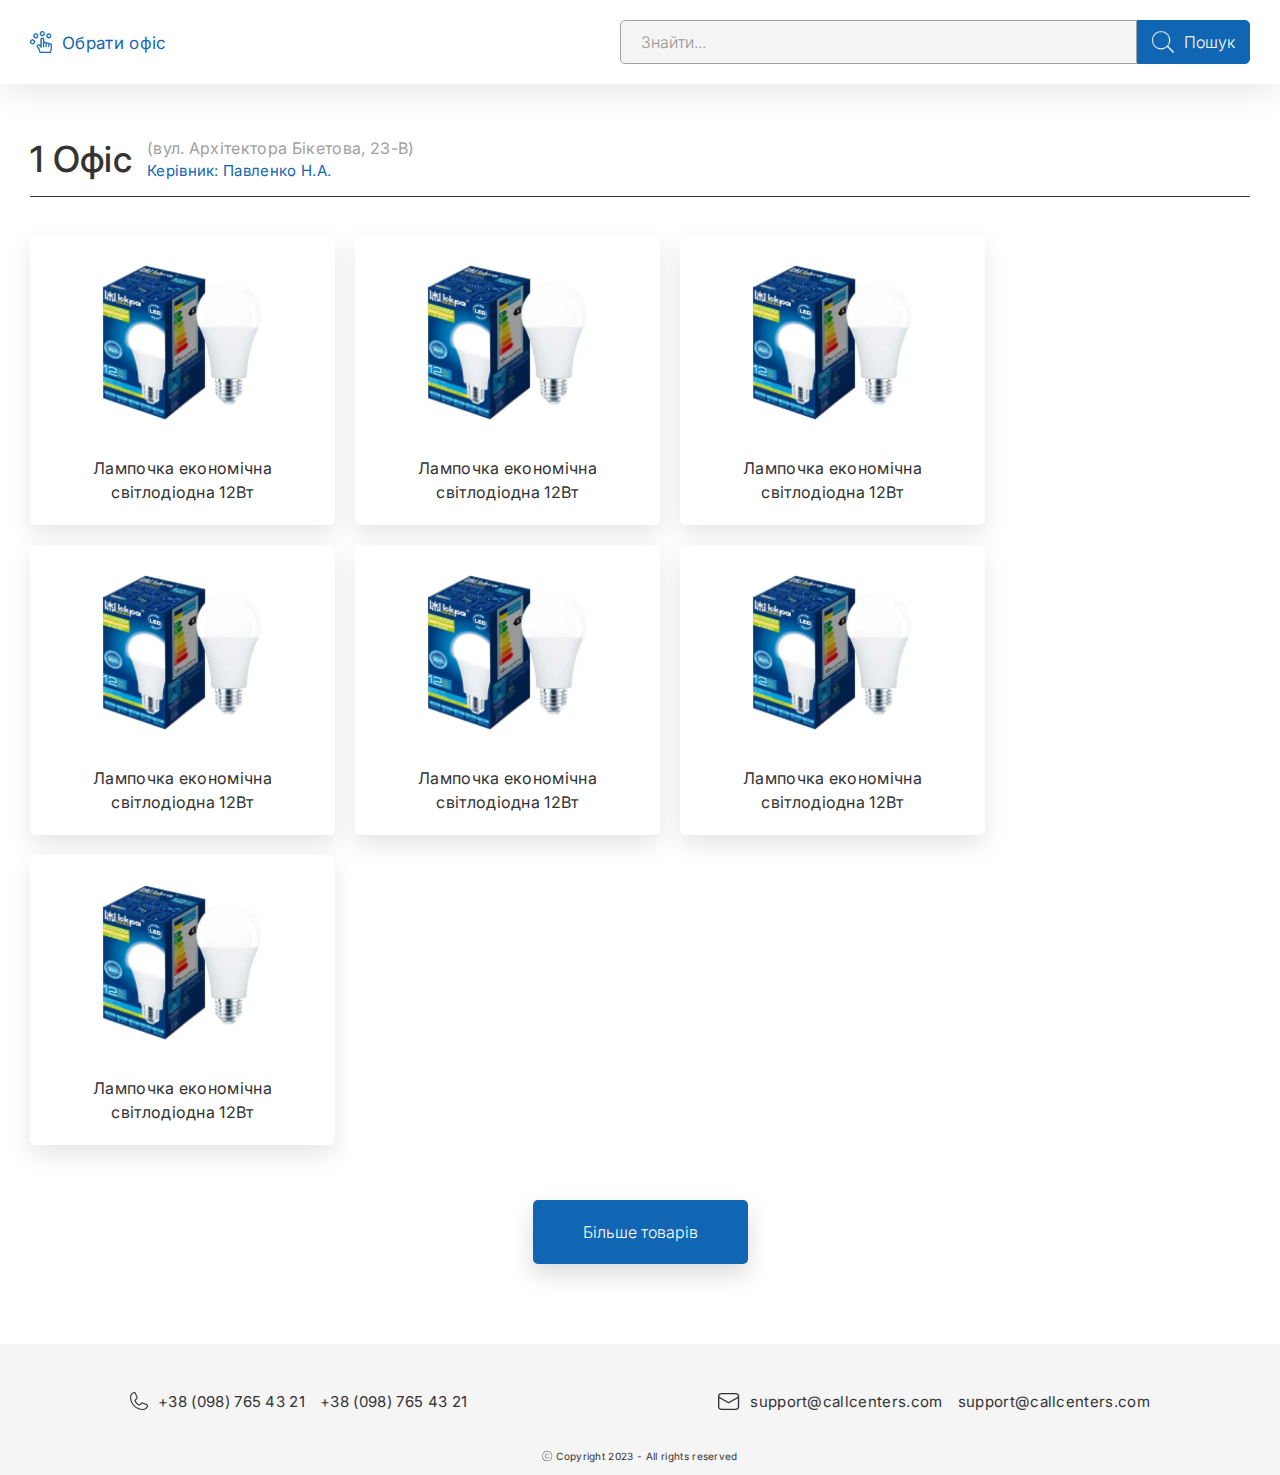
<file: app/office.html>
<!DOCTYPE html>
<html lang="ru">

<head>
    <title>Call Center</title>
    <meta charset="UTF-8">
    <meta name="viewport" content="width=device-width, initial-scale=1, maximum-scale=1">
    <meta name="description" content="Website">
    <meta name="keywords" content="Website">
    <link rel="stylesheet" href="https://cdn.jsdelivr.net/npm/swiper@8/swiper-bundle.min.css">
    <!-- ** STYLE ** -->
    <link href="https://fonts.googleapis.com/css2?family=Inter:wght@300;400;500;600&display=swap" rel="stylesheet">
    <link rel="stylesheet" href="css/style.css">
    <!-- Fav-icon -->
    <!-- <link rel="icon" type="image/png" href="./img/fav.ico"> -->
</head>

<body>

<header class="header">
    <div class="container">
        <div class="header__inner">
            <a class="header__logo" href="index.html">
                <img src="img/logotype.svg" alt="icon">
                <span>Обрати офіс</span>
            </a>
            <div class="header__search">
                <input type="text" placeholder="Знайти...">
                <button type="submit">
                    <img src="img/lupa.svg" alt="icon">
                    <span>Пошук</span>
                </button>
            </div>
        </div>
    </div>
</header>

<main>
    <section class="product">
        <div class="container">
            <div class="product__inner">
                <div class="product__title">
                    <h2>
                        1 Офіс
                    </h2>
                    <div class="product__txt">
                        <h3>
                            (вул. Архітектора Бікетова, 23-В)
                        </h3>
                        <p>
                            Керівник: Павленко Н.А.
                        </p>
                    </div>
                </div>
                <ul class="product__list">
                    <li>
                        <a href="goods.html">
                            <img src="img/product.png" alt="photo">
                            <p>
                                Лампочка економічна світлодіодна 12Вт
                            </p>
                        </a>
                    </li>
                    <li>
                        <a href="goods.html">
                            <img src="img/product.png" alt="photo">
                            <p>
                                Лампочка економічна світлодіодна 12Вт
                            </p>
                        </a>
                    </li>
                    <li>
                        <a href="goods.html">
                            <img src="img/product.png" alt="photo">
                            <p>
                                Лампочка економічна світлодіодна 12Вт
                            </p>
                        </a>
                    </li>
                    <li>
                        <a href="goods.html">
                            <img src="img/product.png" alt="photo">
                            <p>
                                Лампочка економічна світлодіодна 12Вт
                            </p>
                        </a>
                    </li>
                    <li>
                        <a href="goods.html">
                            <img src="img/product.png" alt="photo">
                            <p>
                                Лампочка економічна світлодіодна 12Вт
                            </p>
                        </a>
                    </li>
                    <li>
                        <a href="goods.html">
                            <img src="img/product.png" alt="photo">
                            <p>
                                Лампочка економічна світлодіодна 12Вт
                            </p>
                        </a>
                    </li>
                    <li>
                        <a href="#">
                            <img src="img/product.png" alt="photo">
                            <p>
                                Лампочка економічна світлодіодна 12Вт
                            </p>
                        </a>
                    </li>
                </ul>
                <button class="office__next" type="button">
                    Більше товарів
                </button>
            </div>
        </div>
    </section>
</main>

<footer class="footer">
    <div class="container">
        <div class="footer__inner">
            <div class="footer__soc">
                <img src="img/phone.svg" alt="icon">
                <ul>
                    <li>
                        <a href="tel:+38(098)7654321">
                            +38 (098) 765 43 21
                        </a>
                    </li>
                    <li>
                        <a href="tel:+38(098)7654321">
                            +38 (098) 765 43 21
                        </a>
                    </li>
                </ul>
            </div>
            <div class="footer__soc">
                <img src="img/mail.svg" alt="icon">
                <ul>
                    <li>
                        <a href="mailto:support@callcenters.com">
                            support@callcenters.com
                        </a>
                    </li>
                    <li>
                        <a href="mailto:support@callcenters.com">
                            support@callcenters.com
                        </a>
                    </li>
                </ul>
            </div>
        </div>
        <p class="footer__copiright">
            <svg xmlns="http://www.w3.org/2000/svg" width="11" height="11" viewBox="0 0 11 11" fill="none">
                <path d="M5.07813 0C4.07377 0 3.09197 0.297827 2.25687 0.855818C1.42178 1.41381 0.770903 2.2069 0.386551 3.13481C0.00220019 4.06272 -0.0983635 5.08376 0.0975771 6.06882C0.293518 7.05388 0.777162 7.95871 1.48735 8.6689C2.19754 9.37909 3.10237 9.86273 4.08743 10.0587C5.07249 10.2546 6.09353 10.1541 7.02144 9.7697C7.94935 9.38535 8.74244 8.73447 9.30043 7.89938C9.85842 7.06429 10.1563 6.08248 10.1563 5.07812C10.1548 3.73178 9.61928 2.44099 8.66727 1.48898C7.71526 0.536969 6.42448 0.00147855 5.07813 0ZM5.07813 9.75C4.15412 9.75 3.25086 9.476 2.48257 8.96265C1.71429 8.44929 1.11548 7.71965 0.761877 6.86597C0.408274 6.0123 0.315756 5.07294 0.496021 4.16669C0.676286 3.26043 1.12124 2.42798 1.77461 1.77461C2.42799 1.12124 3.26043 0.676284 4.16669 0.496019C5.07294 0.315753 6.0123 0.408272 6.86598 0.761875C7.71965 1.11548 8.4493 1.71428 8.96265 2.48257C9.476 3.25086 9.75 4.15412 9.75 5.07812C9.74866 6.31677 9.25601 7.5043 8.38016 8.38015C7.5043 9.25601 6.31677 9.74866 5.07813 9.75ZM6.86563 6.41926C6.58418 6.7943 6.19187 7.07129 5.74427 7.21101C5.29667 7.35072 4.81645 7.34608 4.37164 7.19774C3.92682 7.0494 3.53994 6.76487 3.2658 6.38446C2.99165 6.00405 2.84413 5.54703 2.84413 5.07812C2.84413 4.60922 2.99165 4.1522 3.2658 3.77179C3.53994 3.39138 3.92682 3.10685 4.37164 2.95851C4.81645 2.81017 5.29667 2.80553 5.74427 2.94524C6.19187 3.08496 6.58418 3.36195 6.86563 3.73699C6.88166 3.75833 6.89334 3.78262 6.89999 3.80847C6.90664 3.83433 6.90814 3.86124 6.90439 3.88767C6.90064 3.9141 6.89172 3.93953 6.87815 3.96251C6.86457 3.9855 6.8466 4.00558 6.82526 4.02162C6.80392 4.03766 6.77963 4.04934 6.75377 4.05599C6.72792 4.06264 6.70101 4.06413 6.67458 4.06038C6.64815 4.05664 6.62272 4.04772 6.59973 4.03414C6.57675 4.02056 6.55667 4.00259 6.54063 3.98125C6.31041 3.6743 5.98945 3.44756 5.62321 3.33315C5.25698 3.21875 4.86402 3.22248 4.50002 3.34381C4.13602 3.46515 3.81942 3.69793 3.59507 4.0092C3.37073 4.32047 3.25 4.69443 3.25 5.07812C3.25 5.46182 3.37073 5.83578 3.59507 6.14705C3.81942 6.45831 4.13602 6.6911 4.50002 6.81244C4.86402 6.93377 5.25698 6.9375 5.62321 6.82309C5.98945 6.70869 6.31041 6.48195 6.54063 6.175C6.57302 6.1319 6.6212 6.10344 6.67458 6.09587C6.72796 6.08829 6.78216 6.10224 6.82526 6.13463C6.86835 6.16702 6.89682 6.2152 6.90439 6.26858C6.91196 6.32196 6.89802 6.37616 6.86563 6.41926Z" fill="#333333"/>
            </svg>
            Copyright 2023 - All rights reserved
        </p>
    </div>
</footer>


<!-- swiper JS -->
<script src="https://cdn.jsdelivr.net/npm/swiper@8/swiper-bundle.min.js"></script>
<!-- main JS -->
<script src="js/app.min.js"></script>
</body>

</html>
</file>
<file: app/css/style.css>
html {
  line-height: 1.15;
  -webkit-text-size-adjust: 100%
}
body {
  margin: 0
}
main {
  display: block
}
h1 {
  font-size: 2em;
  margin: .67em 0
}
hr {
  -webkit-box-sizing: content-box;
  box-sizing: content-box;
  height: 0;
  overflow: visible
}
pre {
  font-family: monospace,monospace;
  font-size: 1em
}
a {
  background-color: transparent
}
abbr[title] {
  border-bottom: none;
  text-decoration: underline;
  -webkit-text-decoration: underline dotted;
  text-decoration: underline dotted
}
b,
strong {
  font-weight: bolder
}
code,
kbd,
samp {
  font-family: monospace,monospace;
  font-size: 1em
}
small {
  font-size: 80%
}
sub,
sup {
  font-size: 75%;
  line-height: 0;
  position: relative;
  vertical-align: baseline
}
sub {
  bottom: -.25em
}
sup {
  top: -.5em
}
img {
  border-style: none
}
button,
input,
optgroup,
select,
textarea {
  font-family: inherit;
  font-size: 100%;
  line-height: 1.15;
  margin: 0
}
button,
input {
  overflow: visible
}
button,
select {
  text-transform: none
}
[type=button],
[type=reset],
[type=submit],
button {
  -webkit-appearance: button
}
[type=button]::-moz-focus-inner,
[type=reset]::-moz-focus-inner,
[type=submit]::-moz-focus-inner,
button::-moz-focus-inner {
  border-style: none;
  padding: 0
}
[type=button]:-moz-focusring,
[type=reset]:-moz-focusring,
[type=submit]:-moz-focusring,
button:-moz-focusring {
  outline: 1px dotted ButtonText
}
fieldset {
  padding: .35em .75em .625em
}
legend {
  -webkit-box-sizing: border-box;
  box-sizing: border-box;
  color: inherit;
  display: table;
  max-width: 100%;
  padding: 0;
  white-space: normal
}
progress {
  vertical-align: baseline
}
textarea {
  overflow: auto
}
[type=checkbox],
[type=radio] {
  -webkit-box-sizing: border-box;
  box-sizing: border-box;
  padding: 0
}
[type=number]::-webkit-inner-spin-button,
[type=number]::-webkit-outer-spin-button {
  height: auto
}
[type=search] {
  -webkit-appearance: textfield;
  outline-offset: -2px
}
[type=search]::-webkit-search-decoration {
  -webkit-appearance: none
}
::-webkit-file-upload-button {
  -webkit-appearance: button;
  font: inherit
}
details {
  display: block
}
summary {
  display: list-item
}
template {
  display: none
}
[hidden] {
  display: none
}
table,
table tbody,
table tfoot,
table tfoot tr tf,
table thead,
table tr,
table tr th,
tr td {
  margin: 0;
  padding: 0;
  background: 0 0;
  border: none;
  border-collapse: collapse;
  border-spacing: 0;
  background-image: none
}
h1,
h2,
h3,
h4,
h5,
h6 {
  margin: 0
}
ul {
  list-style-type: none
}
a {
  text-decoration: none
}
button {
  background: 0 0;
  border: none;
  outline: 0;
  cursor: pointer
}
* {
  margin: 0;
  padding: 0;
  -webkit-box-sizing: border-box;
  box-sizing: border-box;
  font-family: Inter,sans-serif
}
:root {
  --container: 1280px;
  --blue: #1166B3;
  --blue-hover: #024E93;
  --white: #fff;
  --gray: #A0A0A0;
  --white-bgd: #F5F5F5;
  --black: #333
}
body {
  margin: 0;
  font-size: 16px;
  line-height: 1.5;
  letter-spacing: .02em;
  -webkit-box-sizing: border-box;
  box-sizing: border-box
}
main {
  overflow-x: hidden
}
html {
  scroll-behavior: smooth
}
.container {
  max-width: calc(var(--container) + 30px);
  margin: 0 auto;
  width: 100%;
  padding-left: 15px;
  padding-right: 15px
}
@media screen and (min-width:768px) {
  .container {
    max-width: calc(var(--container) + 60px);
    padding-left: 30px;
    padding-right: 30px
  }
}
h1,
h2,
h3,
h4,
h5,
h6,
p {
  margin: 0
}
p:last-child {
  margin-bottom: 0
}
ol,
ul {
  margin: 0;
  padding: 0;
  list-style: none
}
a {
  color: currentColor;
  text-decoration: none
}
button {
  cursor: pointer;
  outline: 0;
  border: none;
  background-color: transparent
}
img {
  display: block;
  width: 100%;
  height: 100%
}
button,
input,
select,
textarea {
  font: inherit;
  border: none;
  outline: 0
}
.h-hidden {
  position: absolute;
  width: 1px;
  height: 1px;
  margin: -1px;
  border: 0;
  padding: 0;
  white-space: nowrap;
  -webkit-clip-path: inset(100%);
  clip-path: inset(100%);
  clip: rect(0 0 0 0);
  overflow: hidden;
  -webkit-transition: all .3s ease;
  -o-transition: all .3s ease;
  transition: all .3s ease
}
.header {
  padding: 17px 0;
  background-color: var(--white);
  -webkit-box-shadow: 0 6px 34px 0 rgba(0,0,0,.1);
  box-shadow: 0 6px 34px 0 rgba(0,0,0,.1)
}
.header__inner {
  display: -webkit-box;
  display: -ms-flexbox;
  display: flex;
  -webkit-box-align: center;
  -ms-flex-align: center;
  align-items: center;
  -webkit-box-pack: justify;
  -ms-flex-pack: justify;
  justify-content: space-between;
  gap: 30px
}
.header__logo {
  display: -webkit-box;
  display: -ms-flexbox;
  display: flex;
  -webkit-box-align: center;
  -ms-flex-align: center;
  align-items: center;
  -webkit-transition: all .3s ease;
  -o-transition: all .3s ease;
  transition: all .3s ease
}
.header__logo img {
  width: 20px;
  height: 20px
}
.header__logo span {
  color: var(--blue);
  font-size: 17px;
  margin-left: 10px;
  white-space: nowrap;
  visibility: visible;
  opacity: 1;
  max-width: 400px;
  -webkit-transition: all .3s ease;
  -o-transition: all .3s ease;
  transition: all .3s ease
}
.header__logo span::after {
  display: block;
  content: "";
  width: 100%;
  max-width: 0;
  height: 1px;
  background: var(--blue);
  -webkit-transition: all .3s ease;
  -o-transition: all .3s ease;
  transition: all .3s ease;
  margin: 0 auto;
  margin-top: -5px
}
.header__logo:hover span::after {
  max-width: 100%;
  opacity: 1
}
.header__logo .open {
  max-width: 0;
  visibility: hidden;
  opacity: 0;
  -webkit-transition: all .2s ease;
  -o-transition: all .2s ease;
  transition: all .2s ease
}
.header__search {
  display: -webkit-box;
  display: -ms-flexbox;
  display: flex;
  -webkit-box-align: center;
  -ms-flex-align: center;
  align-items: center;
  -webkit-box-pack: end;
  -ms-flex-pack: end;
  justify-content: end;
  width: 100%;
  max-width: 630px
}
.header__search input {
  border-radius: 5px 0 0 5px;
  width: 100%;
  max-width: 0;
  visibility: hidden;
  opacity: 0;
  -webkit-transition: all .3s ease;
  -o-transition: all .3s ease;
  transition: all .3s ease;
  border: 1px solid var(--gray);
  background: var(--white-bgd);
  padding: 9px 14px;
  font-size: 16px;
  font-weight: 300;
  color: var(--black)
}
.header__search input::-webkit-input-placeholder {
  font-size: 16px;
  font-weight: 300;
  color: var(--black);
  opacity: 50%;
  -webkit-transition: all 30ms ease;
  transition: all 30ms ease
}
.header__search input::-moz-placeholder {
  font-size: 16px;
  font-weight: 300;
  color: var(--black);
  opacity: 50%;
  -moz-transition: all 30ms ease;
  transition: all 30ms ease
}
.header__search input:-ms-input-placeholder {
  font-size: 16px;
  font-weight: 300;
  color: var(--black);
  opacity: 50%;
  -ms-transition: all 30ms ease;
  transition: all 30ms ease
}
.header__search input::-ms-input-placeholder {
  font-size: 16px;
  font-weight: 300;
  color: var(--black);
  opacity: 50%;
  -ms-transition: all 30ms ease;
  transition: all 30ms ease
}
.header__search input::placeholder {
  font-size: 16px;
  font-weight: 300;
  color: var(--black);
  opacity: 50%;
  -webkit-transition: all 30ms ease;
  -o-transition: all 30ms ease;
  transition: all 30ms ease
}
.header__search button {
  background: var(--blue);
  padding: 9px 14px;
  height: 44px;
  display: -webkit-box;
  display: -ms-flexbox;
  display: flex;
  -webkit-box-align: center;
  -ms-flex-align: center;
  align-items: center;
  border: 1px solid var(--blue);
  border-radius: 5px;
  -webkit-transition: all .3s ease;
  -o-transition: all .3s ease;
  transition: all .3s ease
}
.header__search img {
  width: 22px;
  height: 22px
}
.header__search span {
  display: none;
  margin-left: 10px;
  font-size: 16px;
  font-weight: 300;
  color: var(--white)
}
.header__search .open {
  max-width: 245px;
  visibility: visible;
  opacity: 1;
  -webkit-transition: all .3s ease;
  -o-transition: all .3s ease;
  transition: all .3s ease
}
.header__search .open_btn {
  border-radius: 0 5px 5px 0;
  -webkit-transition: all .3s ease;
  -o-transition: all .3s ease;
  transition: all .3s ease
}
@media screen and (min-width:768px) {
  .header {
    padding: 20px 0
  }
  .header__logo img {
    width: 22px;
    height: 22px
  }
  .header__search input {
    padding: 9px 20px
  }
  .header__search span {
    display: block
  }
  .header__search .open {
    max-width: 630px
  }
}
.office {
  padding: 25px 0 60px
}
.office__list {
  width: 100%
}
.office__list li {
  margin-bottom: 15px
}
.office__list li:last-child {
  margin-bottom: 0
}
.office__list li img {
  width: 55px;
  height: 55px;
  margin: 0 auto
}
.office__list a {
  display: block;
  border: 1px solid var(--white);
  background: var(--white);
  border-radius: 5px;
  padding: 25px 15px;
  width: 100%;
  -webkit-box-shadow: 0 10px 25px 0 rgba(0,0,0,.1);
  box-shadow: 0 10px 25px 0 rgba(0,0,0,.1);
  -webkit-transition: all .3s ease;
  -o-transition: all .3s ease;
  transition: all .3s ease
}
.office__list a:hover {
  border: 1px solid var(--blue)
}
.office__list .list__city {
  margin-bottom: 20px
}
.office__list .list__city__title {
  display: -webkit-box;
  display: -ms-flexbox;
  display: flex;
  -webkit-box-align: center;
  -ms-flex-align: center;
  align-items: center;
  margin-bottom: 5px
}
.office__list .list__city__title h3 {
  color: var(--black);
  font-size: 15px;
  margin-right: 15px;
  font-weight: 400;
  white-space: nowrap
}
.office__list .list__city__title p {
  color: var(--gray);
  font-size: 14px
}
.office__list .list__city__txt {
  font-size: 13px;
  color: var(--blue)
}
@media screen and (min-width:768px) {
  .office {
    padding: 45px 0 80px
  }
  .office a {
    display: -webkit-box;
    display: -ms-flexbox;
    display: flex;
    -webkit-box-align: center;
    -ms-flex-align: center;
    align-items: center;
    -webkit-box-pack: justify;
    -ms-flex-pack: justify;
    justify-content: space-between
  }
  .office__list {
    display: -ms-grid;
    display: grid;
    -ms-grid-columns: 1fr 1fr;
    grid-template-columns: 1fr 1fr;
    gap: 20px
  }
  .office__list a {
    padding: 25px 40px 25px 20px;
    margin: 0
  }
  .office li img {
    margin: 0
  }
  .office .list__city__title h3 {
    font-size: 17px
  }
  .office .list__city__title p {
    font-size: 16px
  }
  .office .list__city__txt {
    font-size: 15px
  }
  .office__next {
    margin-top: 55px;
    font-size: 16px;
    padding: 20px 50px
  }
}
.office__next {
  display: -webkit-box;
  display: -ms-flexbox;
  display: flex;
  margin: 0 auto;
  margin-top: 40px;
  background: var(--blue);
  border-radius: 5px;
  -webkit-box-shadow: 0 10px 25px 0 rgba(0,0,0,.15);
  box-shadow: 0 10px 25px 0 rgba(0,0,0,.15);
  color: var(--white);
  padding: 17px 42px;
  font-size: 14px;
  font-weight: 300;
  -webkit-transition: all .3s ease;
  -o-transition: all .3s ease;
  transition: all .3s ease
}
.office__next:hover {
  background: var(--blue-hover)
}
@media screen and (min-width:768px) {
  .office__next {
    margin-top: 55px;
    font-size: 16px;
    padding: 20px 50px
  }
}
.product {
  padding: 25px 0 60px
}
.product__title {
  display: -webkit-box;
  display: -ms-flexbox;
  display: flex;
  -webkit-box-align: center;
  -ms-flex-align: center;
  align-items: center;
  gap: 15px;
  padding-bottom: 10px;
  border-bottom: 1px solid var(--black);
  margin-bottom: 15px
}
.product__title h2 {
  font-size: 22px;
  font-weight: 500;
  color: var(--black);
  white-space: nowrap
}
.product__title h3 {
  font-size: 14px;
  font-weight: 400;
  color: var(--gray)
}
.product__title p {
  font-size: 13px;
  font-weight: 400;
  color: var(--blue)
}
.product__list {
  display: -webkit-box;
  display: -ms-flexbox;
  display: flex;
  -webkit-box-align: center;
  -ms-flex-align: center;
  align-items: center;
  -webkit-box-orient: vertical;
  -webkit-box-direction: normal;
  -ms-flex-direction: column;
  flex-direction: column;
  gap: 15px
}
.product__list a {
  display: -webkit-box;
  display: -ms-flexbox;
  display: flex;
  -webkit-box-orient: vertical;
  -webkit-box-direction: normal;
  -ms-flex-direction: column;
  flex-direction: column;
  -webkit-box-align: center;
  -ms-flex-align: center;
  align-items: center;
  border-radius: 5px;
  background: var(--white);
  -webkit-box-shadow: 0 10px 25px 0 rgba(0,0,0,.1);
  box-shadow: 0 10px 25px 0 rgba(0,0,0,.1);
  padding: 20px 59px;
  border: 1px solid var(--white);
  -webkit-transition: all .3s ease;
  -o-transition: all .3s ease;
  transition: all .3s ease
}
.product__list a:hover {
  border: 1px solid var(--blue)
}
.product__list img {
  max-width: 167px;
  margin-bottom: 25px
}
.product__list p {
  font-size: 14px;
  font-weight: 400;
  color: var(--black);
  width: 100%;
  max-width: 187px;
  text-align: center
}
@media screen and (min-width:768px) {
  .product {
    padding: 48px 0 80px
  }
  .product__title {
    margin-bottom: 38px
  }
  .product__title h2 {
    font-size: 36px;
    font-weight: 500
  }
  .product__title h3 {
    font-size: 16px
  }
  .product__title p {
    font-size: 15px
  }
  .product__list {
    -webkit-box-align: start;
    -ms-flex-align: start;
    align-items: start;
    -webkit-box-orient: horizontal;
    -webkit-box-direction: normal;
    -ms-flex-direction: row;
    flex-direction: row;
    -ms-flex-wrap: wrap;
    flex-wrap: wrap;
    gap: 20px
  }
  .product__list a {
    padding: 20px 58px
  }
  .product__list img {
    max-width: 170px;
    margin-bottom: 30px
  }
  .product__list p {
    font-size: 16px
  }
}
.goods {
  padding: 32px 0 60px
}
.goods__title {
  padding-bottom: 10px;
  border-bottom: 1px solid var(--black);
  margin-bottom: 20px
}
.goods__title h2 {
  font-size: 22px;
  font-weight: 500;
  color: var(--black)
}
.goods__product img {
  max-width: 266px;
  margin: 0 auto;
  margin-bottom: 20px
}
.goods__product h3 {
  font-size: 14px;
  font-weight: 500;
  color: var(--black);
  margin-bottom: 15px
}
.goods__product p {
  font-size: 14px;
  font-weight: 400;
  color: var(--black);
  margin-bottom: 15px
}
.goods__product__price p {
  font-size: 14px;
  font-weight: 500;
  color: var(--black);
  margin-bottom: 0
}
.goods__product__price span {
  font-size: 18px;
  font-weight: 600;
  color: var(--blue);
  margin-left: 25px
}
.goods__lft {
  margin-bottom: 55px
}
.goods__list {
  width: 100%;
  margin-top: 55px
}
.goods__list li {
  margin-bottom: 24px
}
.goods__list li:last-child {
  margin-bottom: 0
}
.goods__list__head {
  display: -webkit-box;
  display: -ms-flexbox;
  display: flex;
  -webkit-box-align: center;
  -ms-flex-align: center;
  align-items: center;
  -webkit-box-pack: justify;
  -ms-flex-pack: justify;
  justify-content: space-between;
  width: 100%;
  padding: 0 15px 8px 0;
  border-bottom: 1px solid var(--black);
  font-size: 18px;
  font-weight: 500;
  color: var(--blue)
}
.goods__list__head:hover {
  color: var(--blue-hover)
}
.goods__list__head svg {
  fill: var(--blue);
  -webkit-transition: all .3s ease;
  -o-transition: all .3s ease;
  transition: all .3s ease
}
.goods__list__body {
  max-height: 0;
  opacity: 0;
  visibility: hidden;
  overflow: hidden;
  -webkit-transition: all .3s ease;
  -o-transition: all .3s ease;
  transition: all .3s ease
}
.goods__list__body p {
  font-size: 16px;
  font-weight: 400;
  line-height: 26px
}
.goods__active .goods__list__head svg {
  -webkit-transform: rotateX(180deg);
  transform: rotateX(180deg)
}
.goods__active .goods__list__body {
  padding-top: 15px;
  opacity: 1;
  max-height: 1000px;
  visibility: visible
}
.goods__active .goods__work__head {
  background: var(--white);
  color: var(--blue)
}
.goods__active .goods__work__body {
  padding-top: 15px;
  opacity: 1;
  max-height: 1000px;
  visibility: visible
}
.goods__rht h3 {
  font-size: 18px;
  font-weight: 500;
  margin-bottom: 20px
}
.goods__work li {
  margin-bottom: 15px
}
.goods__work li:last-child {
  margin-bottom: 0
}
.goods__work__head {
  text-align: start;
  font-size: 14px;
  font-weight: 500;
  color: var(--white);
  padding: 20px;
  background-color: var(--blue);
  border-radius: 5px;
  width: 100%;
  border: 1px solid var(--blue)
}
.goods__work__body {
  max-height: 0;
  opacity: 0;
  visibility: hidden;
  overflow: hidden;
  -webkit-transition: all .3s ease;
  -o-transition: all .3s ease;
  transition: all .3s ease
}
.goods__work__body p {
  font-size: 14px;
  font-weight: 400;
  line-height: 23px;
  color: var(--black)
}
@media screen and (min-width:768px) {
  .goods {
    padding: 45px 0 100px
  }
  .goods__title {
    font-size: 36px;
    font-weight: 500;
    padding-bottom: 15px
  }
  .goods__title h2 {
    font-size: 36px
  }
  .goods__product {
    display: -webkit-box;
    display: -ms-flexbox;
    display: flex;
    -webkit-box-align: center;
    -ms-flex-align: center;
    align-items: center;
    gap: 31px
  }
  .goods__product img {
    margin-bottom: 0;
    max-width: 294px
  }
  .goods__product h3 {
    font-size: 16px
  }
  .goods__product p {
    font-size: 16px;
    margin-bottom: 21px
  }
  .goods__product__price {
    margin-bottom: 0
  }
  .goods__product__price p {
    font-size: 16px;
    -webkit-box-align: center;
    -ms-flex-align: center;
    align-items: center
  }
  .goods__product__price span {
    margin-left: 20px;
    font-size: 20px
  }
  .goods__list {
    margin-top: 35px
  }
  .goods__list__head {
    font-size: 20px
  }
  .goods__list__body p {
    font-size: 16px
  }
  .goods__rht h3 {
    font-size: 20px;
    margin-bottom: 27px
  }
  .goods__work__head {
    font-size: 16px
  }
  .goods__work__body p {
    font-size: 16px
  }
  .goods__work li {
    margin-bottom: 20px
  }
}
@media screen and (min-width:992px) {
  .goods__inner {
    display: -webkit-box;
    display: -ms-flexbox;
    display: flex;
    gap: 20px
  }
  .goods__lft {
    margin-bottom: 0
  }
}
.footer {
  padding: 30px 0 15px;
  background: var(--white-bgd)
}
.footer__soc {
  display: -webkit-box;
  display: -ms-flexbox;
  display: flex;
  -webkit-box-orient: vertical;
  -webkit-box-direction: normal;
  -ms-flex-direction: column;
  flex-direction: column;
  -webkit-box-align: center;
  -ms-flex-align: center;
  align-items: center;
  margin-bottom: 20px
}
.footer__soc:last-child {
  margin-bottom: 0
}
.footer__soc img {
  max-width: 22px;
  margin-bottom: 15px
}
.footer__soc a {
  font-size: 13px;
  color: var(--black);
  -webkit-transition: all .3s ease;
  -o-transition: all .3s ease;
  transition: all .3s ease
}
.footer__soc a:hover {
  color: var(--blue)
}
.footer__soc li {
  margin-bottom: 15px
}
.footer__soc li:last-child {
  margin-bottom: 0
}
.footer__copiright {
  display: -webkit-box;
  display: -ms-flexbox;
  display: flex;
  -webkit-box-align: center;
  -ms-flex-align: center;
  align-items: center;
  -webkit-box-pack: center;
  -ms-flex-pack: center;
  justify-content: center;
  margin-top: 40px;
  gap: 3px;
  font-size: 9px;
  color: var(--black)
}
@media screen and (min-width:768px) {
  .footer {
    padding: 45px 0 11px
  }
  .footer__inner {
    display: -webkit-box;
    display: -ms-flexbox;
    display: flex;
    -webkit-box-align: center;
    -ms-flex-align: center;
    align-items: center;
    margin: 0 auto;
    -webkit-box-pack: justify;
    -ms-flex-pack: justify;
    justify-content: space-between;
    width: 100%;
    max-width: 1020px
  }
  .footer__soc {
    margin-bottom: 0;
    -webkit-box-orient: horizontal;
    -webkit-box-direction: normal;
    -ms-flex-direction: row;
    flex-direction: row;
    -webkit-box-align: center;
    -ms-flex-align: center;
    align-items: center
  }
  .footer__soc img {
    margin-bottom: 0;
    margin-right: 10px
  }
  .footer__soc ul {
    gap: 15px
  }
  .footer__soc li {
    margin-bottom: 0
  }
  .footer__soc a {
    white-space: nowrap;
    font-size: 15px
  }
}
@media screen and (min-width:992px) {
  .footer__soc ul {
    display: -webkit-box;
    display: -ms-flexbox;
    display: flex
  }
  .footer__copiright {
    margin-top: 35px;
    font-size: 10px
  }
}
</file>
